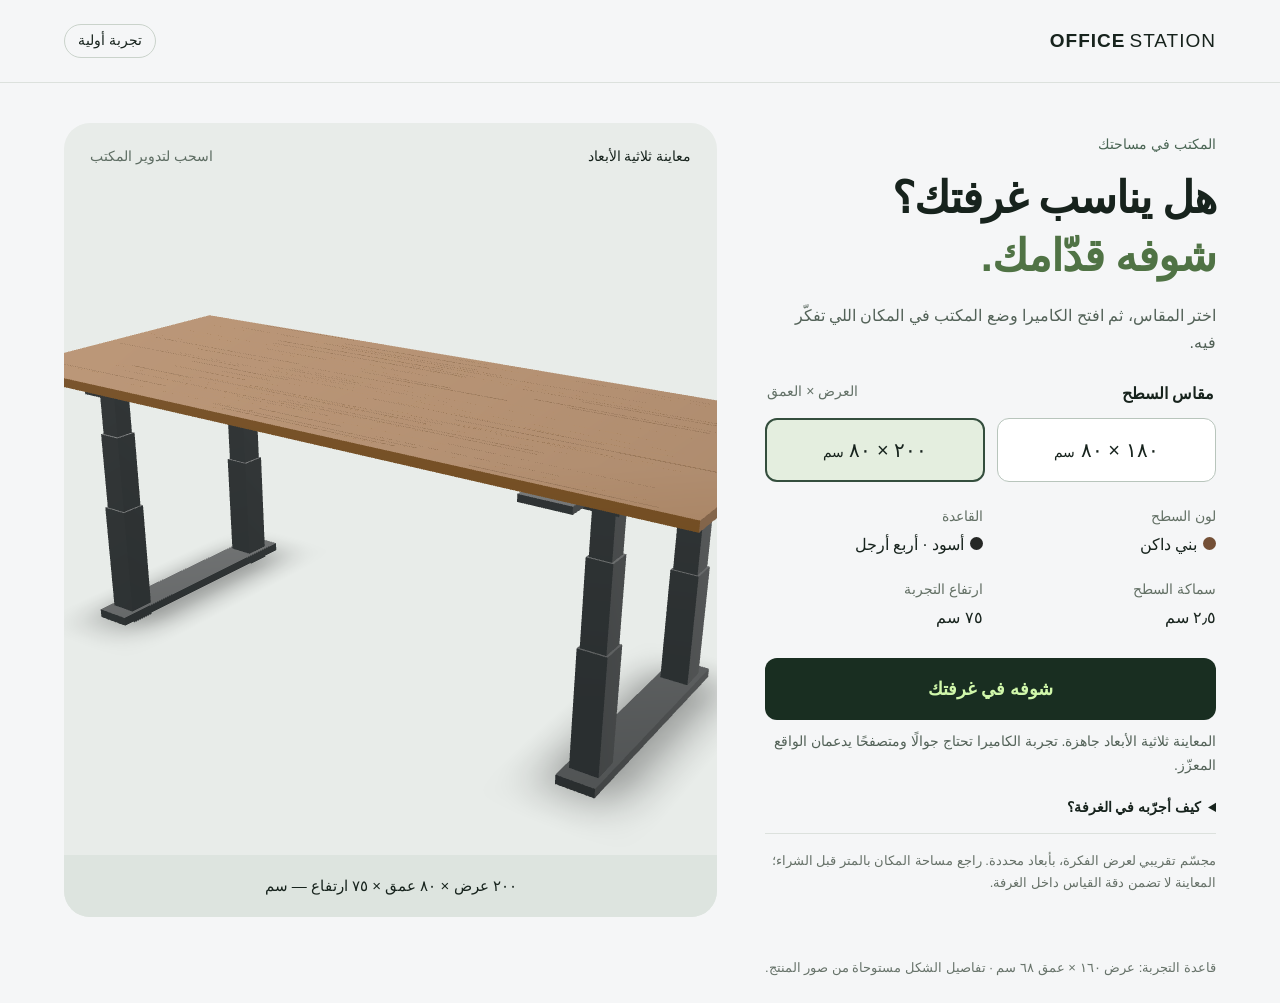
<file: index.html>
<!doctype html>
<html lang="ar" dir="rtl"><head><meta charset="utf-8"><meta name="viewport" content="width=device-width,initial-scale=1"><title>جرّب المكتب في غرفتك | أوفيس ستيشن</title><meta name="description" content="تجربة مكتب بأربع أرجل في غرفتك بالحجم الحقيقي. نموذج تجريبي بمقاس ٢٠٠ × ٨٠ سم."><link rel="icon" type="image/svg+xml" href="data:image/svg+xml,%3Csvg xmlns='http://www.w3.org/2000/svg' viewBox='0 0 32 32'%3E%3Crect width='32' height='32' rx='8' fill='%23151d19'/%3E%3Cpath d='M6 10h20v4H6zm2 4h3v11H8zm13 0h3v11h-3' fill='%23b6f36d'/%3E%3C/svg%3E"><script type="module" src="./model-viewer.min.js"></script><link rel="stylesheet" href="./style.css"></head>
<body><header><a href="./" class="brand">OFFICE<span>STATION</span></a><span class="badge">تجربة أولية</span></header><main><section class="viewer"><div class="view-label">معاينة ثلاثية الأبعاد <span>اسحب لتدوير المكتب</span></div><model-viewer id="desk" src="./desk-200.glb" alt="مكتب بسطح بني وقاعدة سوداء بأربع أرجل، عرضه متران وعمقه ٨٠ سم" ar ar-modes="webxr quick-look" ar-scale="fixed" ar-placement="floor" camera-controls touch-action="pan-y" shadow-intensity="1.1" exposure="1.2" camera-orbit="35deg 68deg 3.3m" camera-target="0m 0.38m 0m" min-camera-orbit="auto 15deg 1.5m" max-camera-orbit="auto 90deg 5m" loading="eager"><button slot="ar-button" class="native-ar">شوفه في غرفتك</button><div slot="progress-bar" id="loading">جاري تجهيز المكتب…</div></model-viewer><div class="scale-label" id="dimensions">٢٠٠ عرض × ٨٠ عمق × ٧٥ ارتفاع — سم</div></section><section class="controls"><p class="eyebrow">المكتب في مساحتك</p><h1>هل يناسب غرفتك؟<br><span>شوفه قدّامك.</span></h1><p class="intro">اختر المقاس، ثم افتح الكاميرا وضع المكتب في المكان اللي تفكّر فيه.</p><fieldset><legend>مقاس السطح <small>العرض × العمق</small></legend><div class="sizes"><label><input type="radio" name="size" value="180"><span>١٨٠ × ٨٠ <small>سم</small></span></label><label><input type="radio" name="size" value="200" checked><span>٢٠٠ × ٨٠ <small>سم</small></span></label></div></fieldset><dl><div><dt>لون السطح</dt><dd><i class="swatch wood"></i>بني داكن</dd></div><div><dt>القاعدة</dt><dd><i class="swatch"></i>أسود · أربع أرجل</dd></div><div><dt>سماكة السطح</dt><dd>٢٫٥ سم</dd></div><div><dt>ارتفاع التجربة</dt><dd>٧٥ سم</dd></div></dl><button id="ar" disabled>جاري تجهيز التجربة…</button><p id="status" role="status" aria-live="polite">افتح الصفحة من جوالك لتجربة المكتب بالكاميرا.</p><details><summary>كيف أجرّبه في الغرفة؟</summary><ol><li>افتح الرابط في Safari على آيفون أو Chrome على أندرويد مدعوم.</li><li>اضغط «شوفه في غرفتك» واسمح بالكاميرا إذا طُلب منك.</li><li>وجّه الكاميرا نحو أرضية واضحة وبإضاءة جيدة، ثم ضع المكتب وحرّكه في المكان.</li><li>للمقارنة، ارجع للصفحة واختر المقاس الآخر.</li></ol></details><p class="note">مجسّم تقريبي لعرض الفكرة، بأبعاد محددة. راجع مساحة المكان بالمتر قبل الشراء؛ المعاينة لا تضمن دقة القياس داخل الغرفة.</p></section></main><footer>قاعدة التجربة: عرض ١٦٠ × عمق ٦٨ سم · تفاصيل الشكل مستوحاة من صور المنتج.</footer><script src="./app.js"></script></body></html>
</file>
<file: style.css>
*{box-sizing:border-box}body{margin:0;background:#f5f6f7;color:#17231d;font-family:Tahoma,Arial,sans-serif;font-size:16px;line-height:1.7}header{max-width:1440px;margin:auto;padding:24px 5%;display:flex;align-items:center;justify-content:space-between;border-bottom:1px solid #dce1dd}.brand{font:bold 19px Arial;letter-spacing:1px;color:#17231d;text-decoration:none;direction:ltr}.brand span{font-weight:400;margin-left:4px}.badge{font-size:14px;border:1px solid #cad3cb;padding:4px 13px;border-radius:30px}main{max-width:1440px;margin:auto;padding:40px 5%;display:grid;grid-template-columns:1.45fr 1fr;gap:48px;direction:ltr}.viewer{direction:rtl;position:relative;background:#e8ece9;border-radius:26px;min-height:640px;overflow:hidden;display:flex;flex-direction:column}.view-label{padding:22px 26px;display:flex;justify-content:space-between;gap:10px;font-size:14px}.view-label span{color:#5e6d63}model-viewer{width:100%;height:540px;flex:1;--poster-color:transparent}.scale-label{text-align:center;padding:18px;font-size:15px;background:#dde4df}.controls{direction:rtl;padding:10px 0}.eyebrow{color:#4a6554;font-size:14px;margin:0}h1{font-size:clamp(30px,3.4vw,46px);line-height:1.35;margin:12px 0 16px;letter-spacing:-1px}h1 span{color:#507345}.intro{color:#536258;margin:0 0 24px}fieldset{border:0;padding:0;margin:0}legend{width:100%;margin-bottom:10px;font-weight:bold}legend small{float:left;color:#637167;font-weight:normal;font-size:14px}.sizes{display:flex;gap:12px}.sizes label{flex:1;position:relative;cursor:pointer}.sizes input{position:absolute;opacity:0}.sizes span{display:block;text-align:center;border:1px solid #b8c5bc;padding:14px 8px;border-radius:12px;background:#fff;font-size:20px}.sizes small{font-size:14px}.sizes input:checked+span{border:2px solid #344e3d;background:#e4eedf;padding:13px 7px}.sizes input:focus-visible+span{outline:3px solid #80ab5e;outline-offset:3px}dl{margin:23px 0;display:grid;grid-template-columns:1fr 1fr;gap:16px}dt{font-size:14px;color:#647166}dd{margin:3px 0;font-size:16px}.swatch{display:inline-block;width:13px;height:13px;background:#252725;border-radius:50%;margin-left:6px}.wood{background:#745036}button{font:inherit;cursor:pointer;border:0;border-radius:12px}#ar{width:100%;padding:16px;background:#192e21;color:#d0f7aa;font-weight:bold;font-size:18px}#ar:disabled{opacity:.55;cursor:default}#status{font-size:14px;color:#536258;margin:10px 0 18px}.note{font-size:13px;color:#657067;border-top:1px solid #dce1dd;padding-top:16px}details{font-size:14px}summary{cursor:pointer;font-weight:bold}ol{padding-right:22px}footer{max-width:1440px;padding:0 5% 24px;margin:auto;color:#67736a;font-size:13px}.native-ar{position:absolute;bottom:16px;left:50%;transform:translateX(-50%);background:#192e21;color:white;padding:12px 20px;white-space:nowrap}#loading{position:absolute;top:45%;width:100%;text-align:center;font-size:16px;pointer-events:none}@media(max-width:800px){header{padding:17px 6%}main{padding:20px 5%;grid-template-columns:1fr;gap:24px}.viewer{min-height:350px}model-viewer{height:300px;min-height:300px}.view-label{padding:15px;font-size:13px}.scale-label{font-size:14px;padding:12px}.controls{padding:0}h1{font-size:31px;margin:6px 0 12px}h1 br{display:none}h1 span{margin-right:7px}.intro{margin-bottom:20px}footer{padding:0 5% 24px}}@media(prefers-reduced-motion:reduce){*{scroll-behavior:auto}}
</file>
